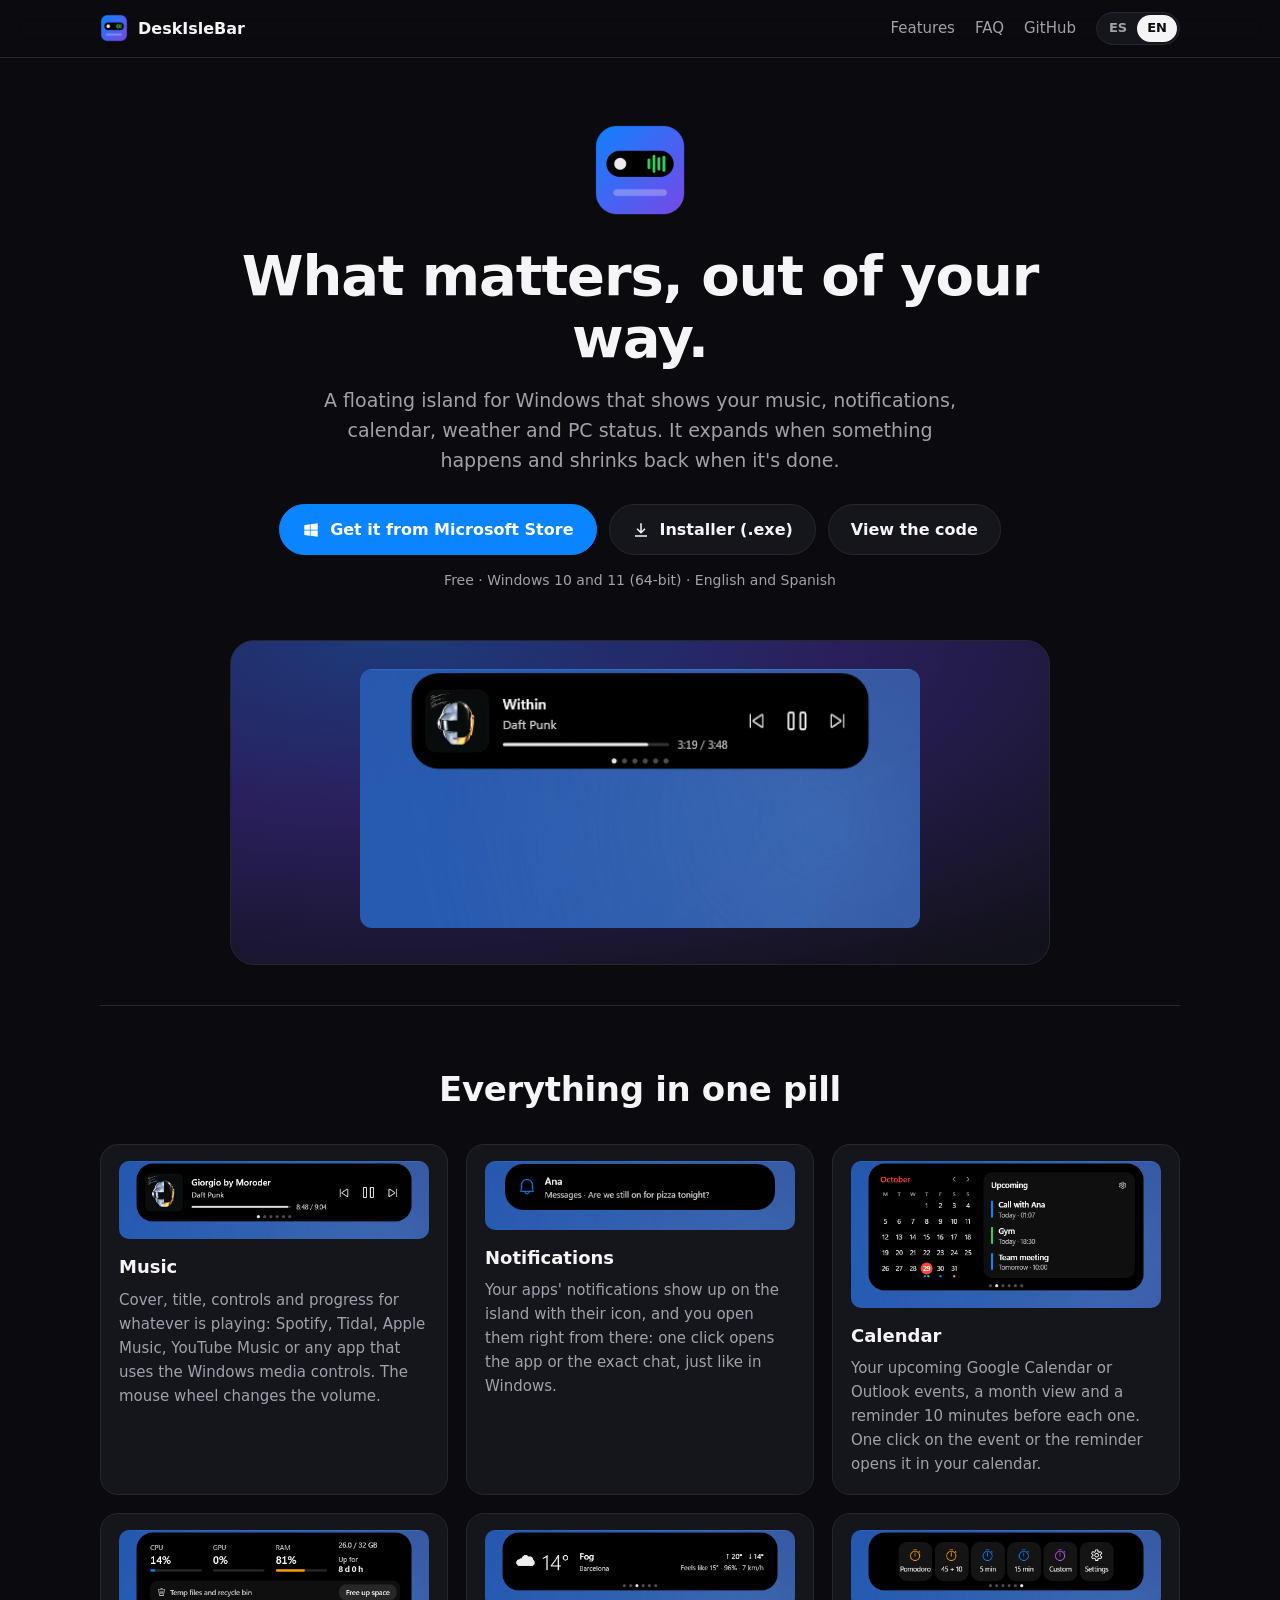
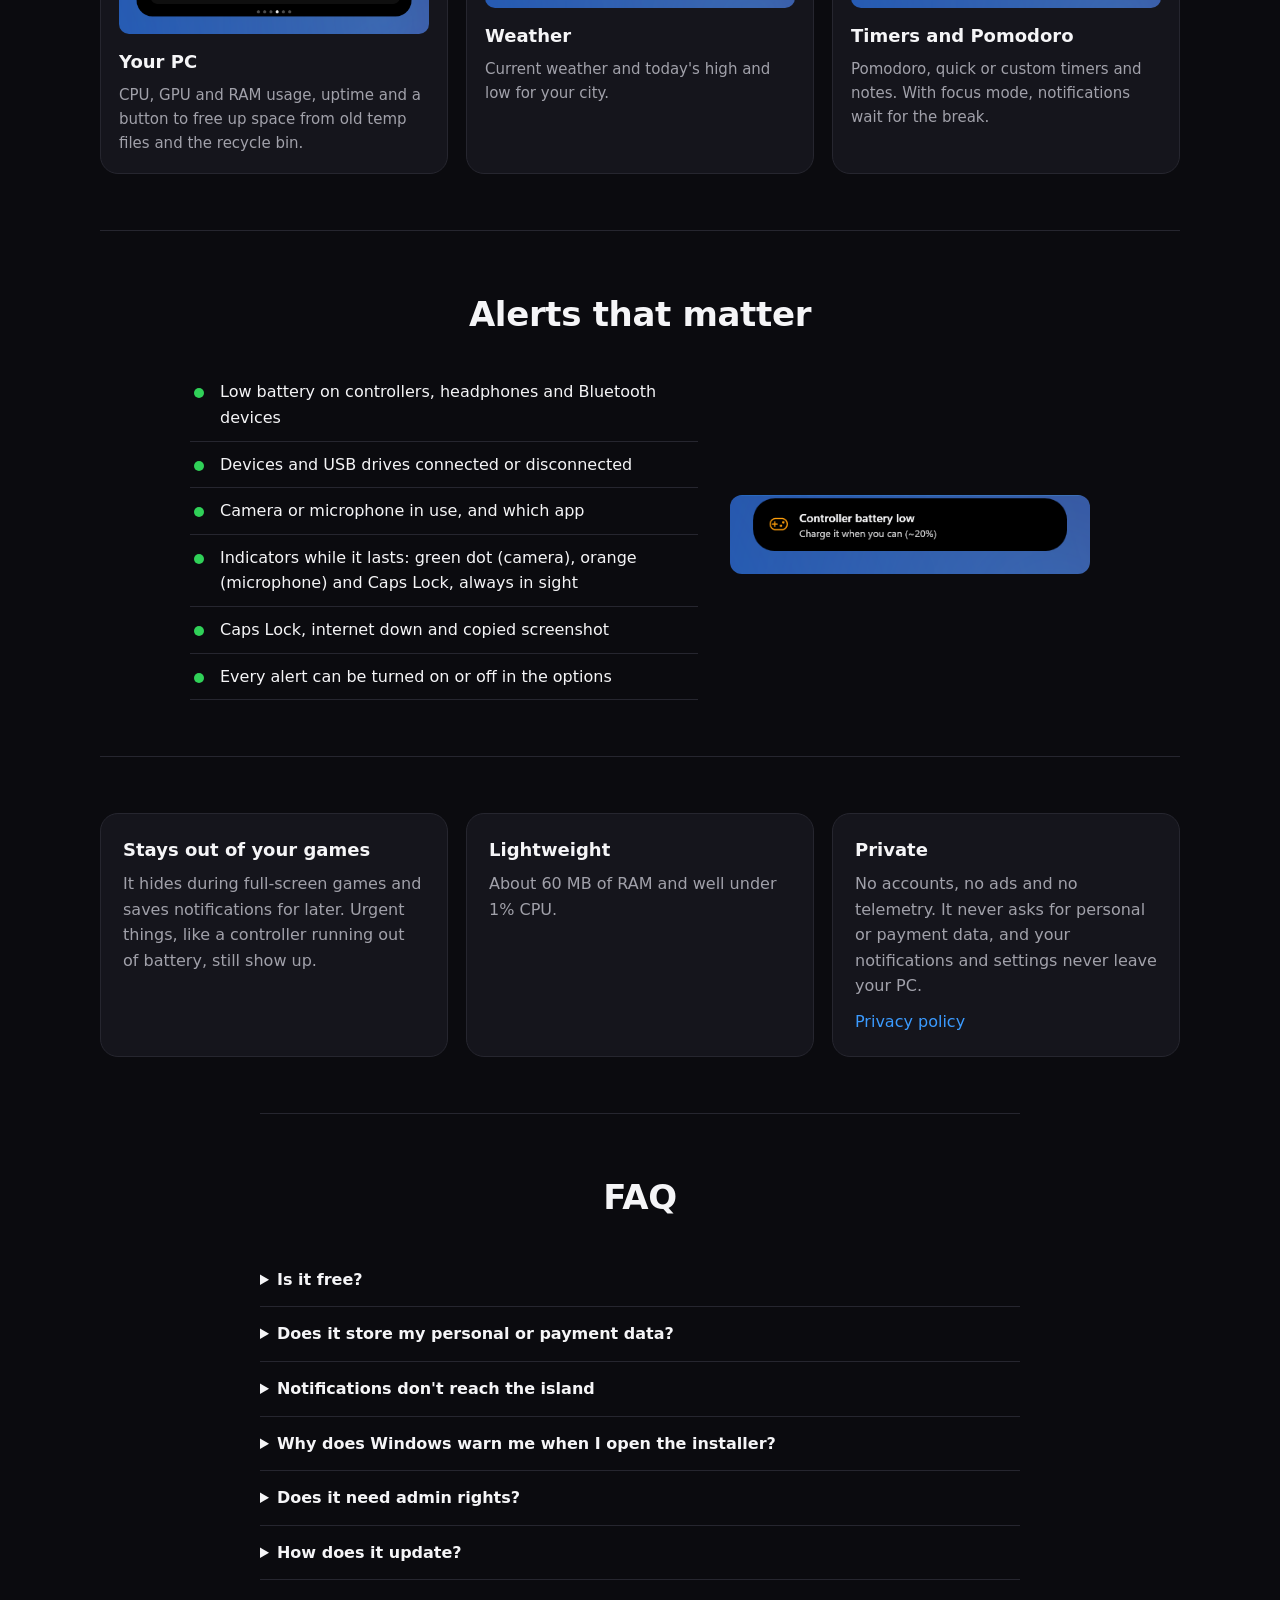
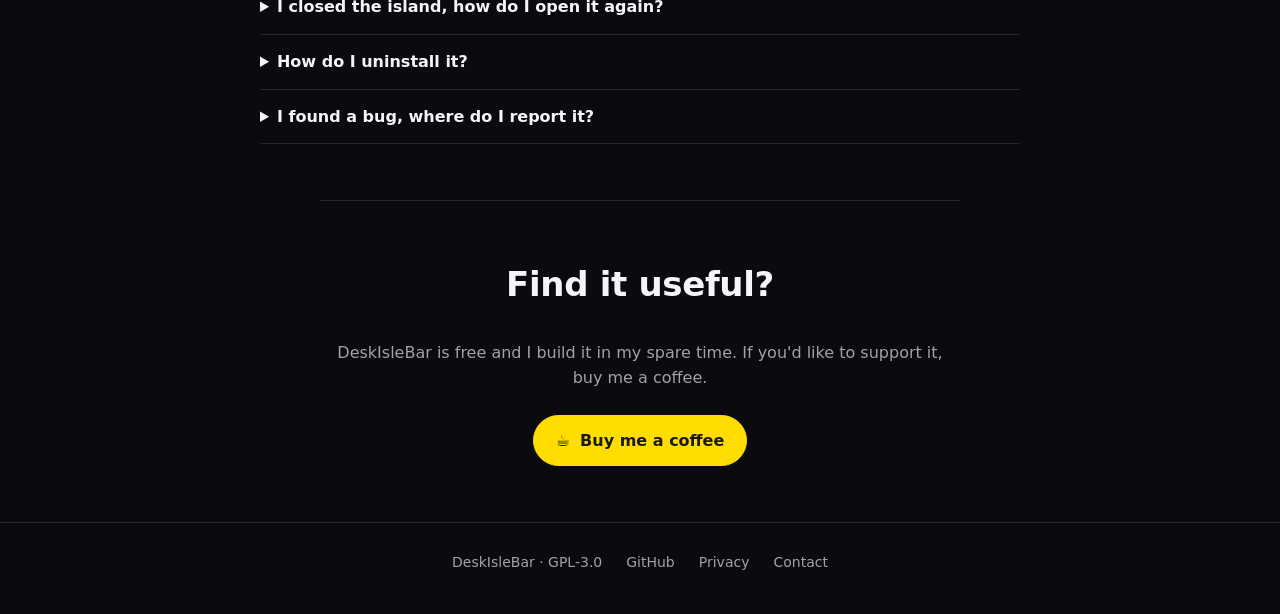
<file: docs/index.html>
<!doctype html>
<html lang="es" data-idioma="es">
<head>
<meta charset="utf-8">
<meta name="viewport" content="width=device-width, initial-scale=1">
<title>DeskIsleBar · la isla flotante para Windows</title>
<meta name="description" content="Una isla flotante para Windows que muestra tu música, notificaciones, calendario, clima y el estado de la PC, y se esconde cuando no la necesitás. Gratis y de código abierto.">
<meta property="og:title" content="DeskIsleBar · la isla flotante para Windows">
<meta property="og:description" content="Música, notificaciones, calendario, clima y tu PC en una píldora que se expande cuando pasa algo. Gratis y de código abierto.">
<meta property="og:image" content="https://facughub.github.io/DeskIsleBar/capturas/musica.png">
<meta property="og:type" content="website">
<link rel="icon" type="image/png" href="favicon.png">
<link rel="stylesheet" href="estilo.css">
</head>
<body>

<header class="barra">
  <a class="marca" href="#inicio"><img src="favicon.png" alt="" width="28" height="28">DeskIsleBar</a>
  <nav>
    <a href="#funciones"><span class="es">Funciones</span><span class="en">Features</span></a>
    <a href="#preguntas"><span class="es">Preguntas</span><span class="en">FAQ</span></a>
    <a href="https://github.com/FacuGhub/DeskIsleBar">GitHub</a>
    <div class="idiomas" role="group" aria-label="Idioma / Language">
      <button type="button" data-cambiar="es">ES</button>
      <button type="button" data-cambiar="en">EN</button>
    </div>
  </nav>
</header>

<main id="inicio">
  <section class="portada">
    <img class="logo" src="icono.png" alt="" width="96" height="96">
    <h1>
      <span class="es">Lo importante, sin estorbar.</span>
      <span class="en">What matters, out of your way.</span>
    </h1>
    <p class="bajada">
      <span class="es">Una isla flotante para Windows que muestra tu música, tus notificaciones, el calendario, el clima y el estado de la PC. Se expande cuando pasa algo y se achica cuando termina.</span>
      <span class="en">A floating island for Windows that shows your music, notifications, calendar, weather and PC status. It expands when something happens and shrinks back when it's done.</span>
    </p>
    <div class="acciones">
      <a class="boton principal" href="https://apps.microsoft.com/detail/9P54HP5M8FZ7">
        <svg viewBox="0 0 24 24" width="18" height="18" aria-hidden="true"><path fill="currentColor" d="M3 5.5 10.5 4.4v7.1H3V5.5Zm0 13 7.5 1.1v-7H3v5.9Zm8.4 1.2L21 21V12.6h-9.6v7.1Zm0-15.4v7.2H21V3l-9.6 1.3Z"/></svg>
        <span class="es">Obtener en Microsoft Store</span><span class="en">Get it from Microsoft Store</span>
      </a>
      <a class="boton" id="descargar" href="https://github.com/FacuGhub/DeskIsleBar/releases/latest">
        <svg viewBox="0 0 24 24" width="18" height="18" aria-hidden="true"><path fill="currentColor" d="M11 3h2v10.2l3.6-3.6 1.4 1.4-6 6-6-6 1.4-1.4 3.6 3.6V3ZM4 19h16v2H4v-2Z"/></svg>
        <span class="es">Instalador (.exe)</span><span class="en">Installer (.exe)</span>
      </a>
      <a class="boton" href="https://github.com/FacuGhub/DeskIsleBar">
        <span class="es">Ver el código</span><span class="en">View the code</span>
      </a>
    </div>
    <p class="nota" id="version">
      <span class="es">Gratis · Windows 10 y 11 (64 bits) · Español e inglés</span>
      <span class="en">Free · Windows 10 and 11 (64-bit) · English and Spanish</span>
    </p>

    <div class="escritorio">
      <img src="capturas/demo.gif" width="560" alt="La isla en reposo se abre en la música, pasa por el calendario, el clima y la PC, y llega una notificación">
    </div>
  </section>

  <section id="funciones" class="seccion">
    <h2><span class="es">Todo en una píldora</span><span class="en">Everything in one pill</span></h2>
    <div class="grilla">
      <article class="tarjeta">
        <img src="capturas/musica.png" alt="" loading="lazy">
        <h3><span class="es">Música</span><span class="en">Music</span></h3>
        <p><span class="es">Portada, título, controles y progreso de lo que esté sonando: Spotify, Tidal, Apple Music, YouTube Music o cualquier app con los controles multimedia de Windows. La ruedita del mouse cambia el volumen.</span>
           <span class="en">Cover, title, controls and progress for whatever is playing: Spotify, Tidal, Apple Music, YouTube Music or any app that uses the Windows media controls. The mouse wheel changes the volume.</span></p>
      </article>
      <article class="tarjeta">
        <img src="capturas/aviso-notificacion.png" alt="" loading="lazy">
        <h3><span class="es">Notificaciones</span><span class="en">Notifications</span></h3>
        <p><span class="es">Las notificaciones de tus apps aparecen en la isla con su ícono, y las abrís directamente desde ahí: un clic y se abre la app o el chat justo, como en Windows.</span>
           <span class="en">Your apps' notifications show up on the island with their icon, and you open them right from there: one click opens the app or the exact chat, just like in Windows.</span></p>
      </article>
      <article class="tarjeta">
        <img src="capturas/calendario.png" alt="" loading="lazy">
        <h3><span class="es">Calendario</span><span class="en">Calendar</span></h3>
        <p><span class="es">Tus próximos eventos de Google Calendar u Outlook, la vista del mes y un recordatorio 10 minutos antes de cada uno. Un clic en el evento o en el recordatorio lo abre en tu calendario.</span>
           <span class="en">Your upcoming Google Calendar or Outlook events, a month view and a reminder 10 minutes before each one. One click on the event or the reminder opens it in your calendar.</span></p>
      </article>
      <article class="tarjeta">
        <img src="capturas/pc.png" alt="" loading="lazy">
        <h3><span class="es">Tu PC</span><span class="en">Your PC</span></h3>
        <p><span class="es">Uso de CPU, GPU y RAM, cuánto hace que está encendida y un botón para liberar espacio de temporales viejos y la papelera.</span>
           <span class="en">CPU, GPU and RAM usage, uptime and a button to free up space from old temp files and the recycle bin.</span></p>
      </article>
      <article class="tarjeta">
        <img src="capturas/clima.png" alt="" loading="lazy">
        <h3><span class="es">Clima</span><span class="en">Weather</span></h3>
        <p><span class="es">El clima actual y la máxima y mínima del día en tu ciudad.</span>
           <span class="en">Current weather and today's high and low for your city.</span></p>
      </article>
      <article class="tarjeta">
        <img src="capturas/herramientas.png" alt="" loading="lazy">
        <h3><span class="es">Temporizadores y Pomodoro</span><span class="en">Timers and Pomodoro</span></h3>
        <p><span class="es">Pomodoro, temporizadores rápidos o a medida y notas. Con el modo foco, las notificaciones esperan al descanso.</span>
           <span class="en">Pomodoro, quick or custom timers and notes. With focus mode, notifications wait for the break.</span></p>
      </article>
    </div>
  </section>

  <section class="seccion">
    <h2><span class="es">Avisos que importan</span><span class="en">Alerts that matter</span></h2>
    <div class="dos-columnas">
      <ul class="lista">
        <li><span class="es">Batería baja de joysticks, auriculares y dispositivos Bluetooth</span><span class="en">Low battery on controllers, headphones and Bluetooth devices</span></li>
        <li><span class="es">Dispositivos y pendrives conectados o desconectados</span><span class="en">Devices and USB drives connected or disconnected</span></li>
        <li><span class="es">Cámara o micrófono en uso, y qué app los usa</span><span class="en">Camera or microphone in use, and which app</span></li>
        <li><span class="es">Indicadores mientras dura: punto verde (cámara), naranja (micrófono) y Bloq Mayús, siempre a la vista</span><span class="en">Indicators while it lasts: green dot (camera), orange (microphone) and Caps Lock, always in sight</span></li>
        <li><span class="es">Bloq Mayús, internet caída y captura copiada</span><span class="en">Caps Lock, internet down and copied screenshot</span></li>
        <li><span class="es">Cada aviso se prende o se apaga en las opciones</span><span class="en">Every alert can be turned on or off in the options</span></li>
      </ul>
      <img src="capturas/aviso-bateria.png" alt="" loading="lazy" class="captura-suelta">
    </div>
  </section>

  <section class="seccion destacadas">
    <div class="destacada">
      <h3><span class="es">No molesta en los juegos</span><span class="en">Stays out of your games</span></h3>
      <p><span class="es">Se esconde en los juegos a pantalla completa y guarda las notificaciones para cuando salís. Lo urgente, como un joystick sin batería, aparece igual.</span>
         <span class="en">It hides during full-screen games and saves notifications for later. Urgent things, like a controller running out of battery, still show up.</span></p>
    </div>
    <div class="destacada">
      <h3><span class="es">Liviana</span><span class="en">Lightweight</span></h3>
      <p><span class="es">Unos 60 MB de RAM y muy por debajo del 1% de CPU.</span>
         <span class="en">About 60 MB of RAM and well under 1% CPU.</span></p>
    </div>
    <div class="destacada">
      <h3><span class="es">Privada</span><span class="en">Private</span></h3>
      <p><span class="es">Sin cuentas, sin publicidad y sin telemetría. No te pide datos personales ni de pago, y tus notificaciones y tu configuración no salen de tu PC.</span>
         <span class="en">No accounts, no ads and no telemetry. It never asks for personal or payment data, and your notifications and settings never leave your PC.</span>
         <a href="privacidad.html"><span class="es">Política de privacidad</span><span class="en">Privacy policy</span></a></p>
    </div>
  </section>

  <section id="preguntas" class="seccion preguntas">
    <h2><span class="es">Preguntas frecuentes</span><span class="en">FAQ</span></h2>
    <details>
      <summary><span class="es">¿Es gratis?</span><span class="en">Is it free?</span></summary>
      <p><span class="es">Sí, y de código abierto (GPL-3.0). No tiene publicidad ni versiones pagas.</span>
         <span class="en">Yes, and open source (GPL-3.0). No ads and no paid tiers.</span></p>
    </details>
    <details>
      <summary><span class="es">¿Guarda mis datos personales o de pago?</span><span class="en">Does it store my personal or payment data?</span></summary>
      <p><span class="es">No. DeskIsleBar no te pide ni guarda datos personales como nombre, mail, documento, teléfono ni tarjetas: no tiene cuentas, ni pagos, ni compras dentro de la app. Lo único que guarda es tu configuración (la ciudad del clima, tus notas y los calendarios que vinculás, cifrados), y solo en tu PC: nunca se manda a ningún servidor.</span>
         <span class="en">No. DeskIsleBar doesn't ask for or store personal data such as your name, email, ID, phone number or cards: it has no accounts, no payments and no in-app purchases. The only thing it stores is your settings (the weather city, your notes and the calendars you link, encrypted), and only on your PC: it's never sent to any server.</span></p>
      <p><span class="es">Si invitás un cafecito, el pago se hace en la página de Cafecito (con Mercado Pago o transferencia): DeskIsleBar y este sitio nunca ven esos datos.</span>
         <span class="en">If you buy me a coffee, the payment happens on Cafecito's site (with Mercado Pago or bank transfer): DeskIsleBar and this website never see that data.</span></p>
    </details>
    <details>
      <summary><span class="es">No me llegan las notificaciones a la isla</span><span class="en">Notifications don't reach the island</span></summary>
      <p><span class="es">La isla muestra lo que le llega a Windows: si Windows no muestra su propio cartelito, la isla tampoco. Revisá en orden:</span>
         <span class="en">The island shows what reaches Windows: if Windows doesn't show its own banner, the island won't either. Check in order:</span></p>
      <ol class="es">
        <li><strong>Configuración → Sistema → Notificaciones</strong>: Notificaciones prendido, la app (Chrome, WhatsApp, Discord…) prendida y No molestar apagado.</li>
        <li>Si esas opciones están grises (Windows "debloateado" o administrado), en PowerShell como administrador: <code>reg delete "HKCU\Software\Policies\Microsoft\Windows\CurrentVersion\PushNotifications" /v NoToastApplicationNotification /f</code></li>
        <li><kbd>Win</kbd> + <kbd>R</kbd> → <code>services.msc</code>: los dos servicios de <em>notificaciones push de Windows</em> en Automático e iniciados.</li>
        <li>Reiniciá la PC y probá con un mensaje.</li>
      </ol>
      <ol class="en">
        <li><strong>Settings → System → Notifications</strong>: Notifications on, the app (Chrome, WhatsApp, Discord…) on and Do not disturb off.</li>
        <li>If those options are greyed out ("debloated" or managed Windows), in PowerShell as administrator: <code>reg delete "HKCU\Software\Policies\Microsoft\Windows\CurrentVersion\PushNotifications" /v NoToastApplicationNotification /f</code></li>
        <li><kbd>Win</kbd> + <kbd>R</kbd> → <code>services.msc</code>: both <em>Windows Push Notifications</em> services set to Automatic and running.</li>
        <li>Restart the PC and test with a message.</li>
      </ol>
    </details>
    <details>
      <summary><span class="es">¿Por qué Windows me avisa al abrir el instalador?</span><span class="en">Why does Windows warn me when I open the installer?</span></summary>
      <p><span class="es">El instalador todavía no tiene firma digital, así que SmartScreen no lo reconoce. Elegí <em>Más información → Ejecutar de todas formas</em>. El código está publicado en GitHub para que cualquiera lo revise. Si preferís evitar el aviso, instalala desde la <a href="https://apps.microsoft.com/detail/9P54HP5M8FZ7">Microsoft Store</a>: es la misma app, verificada por Microsoft, y se actualiza sola desde ahí.</span>
         <span class="en">The installer isn't code-signed yet, so SmartScreen doesn't recognize it. Choose <em>More info → Run anyway</em>. The code is on GitHub for anyone to review. To skip the warning, install it from the <a href="https://apps.microsoft.com/detail/9P54HP5M8FZ7">Microsoft Store</a>: it's the same app, checked by Microsoft, and it updates itself from there.</span></p>
    </details>
    <details>
      <summary><span class="es">¿Necesita permisos de administrador?</span><span class="en">Does it need admin rights?</span></summary>
      <p><span class="es">No. Se instala solo para tu usuario y trae todo lo que necesita.</span>
         <span class="en">No. It installs just for your user and brings everything it needs.</span></p>
    </details>
    <details>
      <summary><span class="es">¿Cómo se actualiza?</span><span class="en">How does it update?</span></summary>
      <p><span class="es">Cuando hay una versión nueva, la isla te avisa. Un clic y se actualiza sola, conservando tu configuración.</span>
         <span class="en">When there's a new version, the island lets you know. One click and it updates itself, keeping your settings.</span></p>
    </details>
    <details>
      <summary><span class="es">Cerré la isla, ¿cómo la vuelvo a abrir?</span><span class="en">I closed the island, how do I open it again?</span></summary>
      <p><span class="es">Buscá <strong>DeskIsleBar</strong> en el menú Inicio (o en el buscador de Windows) y abrila. Si tenés activado <em>Arrancar con Windows</em>, también vuelve sola la próxima vez que prendas la PC.</span>
         <span class="en">Search for <strong>DeskIsleBar</strong> in the Start menu (or in Windows search) and open it. If <em>Start with Windows</em> is on, it also comes back by itself the next time you turn on your PC.</span></p>
    </details>
    <details>
      <summary><span class="es">¿Cómo la desinstalo?</span><span class="en">How do I uninstall it?</span></summary>
      <p><span class="es">Como cualquier programa: <em>Configuración → Aplicaciones → DeskIsleBar → Desinstalar</em>. Te pregunta si también querés borrar tu configuración.</span>
         <span class="en">Like any program: <em>Settings → Apps → DeskIsleBar → Uninstall</em>. It asks whether you also want to delete your settings.</span></p>
    </details>
    <details>
      <summary><span class="es">¿Encontré un error, dónde lo cuento?</span><span class="en">I found a bug, where do I report it?</span></summary>
      <p><span class="es">En los <a href="https://github.com/FacuGhub/DeskIsleBar/issues">issues de GitHub</a>, o por mail a <a href="mailto:facughub.apps@gmail.com">facughub.apps@gmail.com</a>. Contá qué pasó y cuándo, y adjuntá el registro de la isla:</span>
         <span class="en">On <a href="https://github.com/FacuGhub/DeskIsleBar/issues">GitHub issues</a>, or by email at <a href="mailto:facughub.apps@gmail.com">facughub.apps@gmail.com</a>. Tell what happened and when, and attach the island's log:</span></p>
      <ol class="es">
        <li>En la isla, entrá a <strong>Opciones → 🛠 Soporte y diagnóstico → Mostrar herramientas</strong>.</li>
        <li>Tocá <strong>Abrir carpeta del registro</strong> y adjuntá <code>deskislebar.log</code>, que ya aparece seleccionado (y <code>deskislebar.log.old</code>, si está).</li>
        <li>Opcional: <strong>Informe de diagnóstico</strong> (adjuntá el texto que se abre) y <strong>Copiar datos de la versión</strong> (pegalo en el reporte).</li>
      </ol>
      <ol class="en">
        <li>On the island, go to <strong>Settings → 🛠 Support and diagnostics → Show tools</strong>.</li>
        <li>Click <strong>Open the log folder</strong> and attach <code>deskislebar.log</code>, already selected (and <code>deskislebar.log.old</code>, if it's there).</li>
        <li>Optional: <strong>Diagnostics report</strong> (attach the text that opens) and <strong>Copy version info</strong> (paste it into the report).</li>
      </ol>
      <p><span class="es">Si la isla no abre: <kbd>Win</kbd> + <kbd>R</kbd>, pegá <code>%LOCALAPPDATA%\DeskIsleBar</code> y <kbd>Enter</kbd>.</span>
         <span class="en">If the island won't open: <kbd>Win</kbd> + <kbd>R</kbd>, paste <code>%LOCALAPPDATA%\DeskIsleBar</code> and <kbd>Enter</kbd>.</span></p>
      <p><span class="es">El registro no guarda el contenido de tus notificaciones ni tus links de calendario, y tapa tu nombre de usuario. Igual podés abrirlo y mirarlo antes de mandarlo.</span>
         <span class="en">The log doesn't store the content of your notifications or your calendar links, and it masks your user name. You can still open it and check it before sending it.</span></p>
    </details>
  </section>

  <section class="seccion apoyo">
    <h2><span class="es">¿Te sirve?</span><span class="en">Find it useful?</span></h2>
    <p><span class="es">DeskIsleBar es gratis y lo hago en mi tiempo libre. Si querés apoyarlo, invitame un cafecito.</span>
       <span class="en">DeskIsleBar is free and I build it in my spare time. If you'd like to support it, buy me a coffee.</span></p>
    <a class="boton cafe" href="https://cafecito.app/facughub">☕ <span class="es">Invitame un cafecito</span><span class="en">Buy me a coffee</span></a>
  </section>
</main>

<footer class="pie">
  <span>DeskIsleBar · GPL-3.0</span>
  <a href="https://github.com/FacuGhub/DeskIsleBar">GitHub</a>
  <a href="privacidad.html"><span class="es">Privacidad</span><span class="en">Privacy</span></a>
  <a class="contacto" href="mailto:facughub.apps@gmail.com"><span class="es">Contacto</span><span class="en">Contact</span></a>
</footer>

<script src="sitio.js"></script>
</body>
</html>
</file>
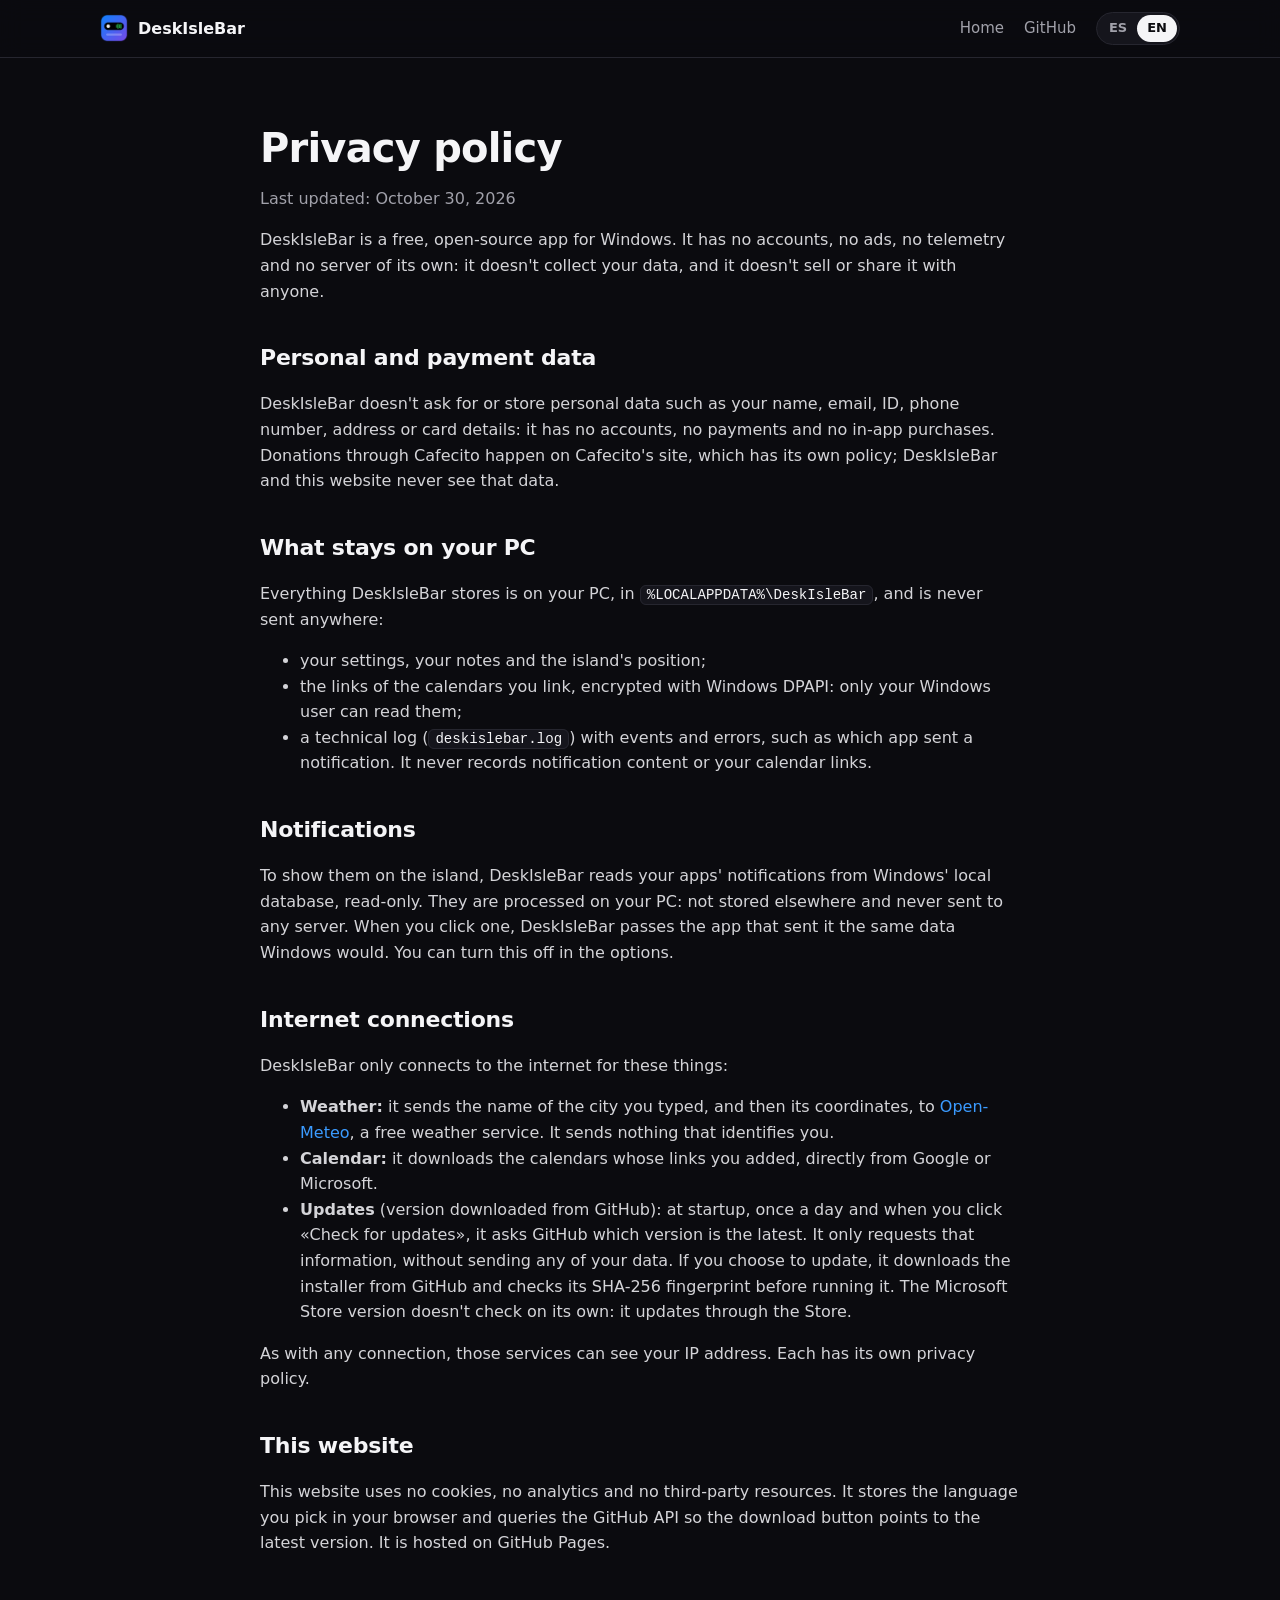
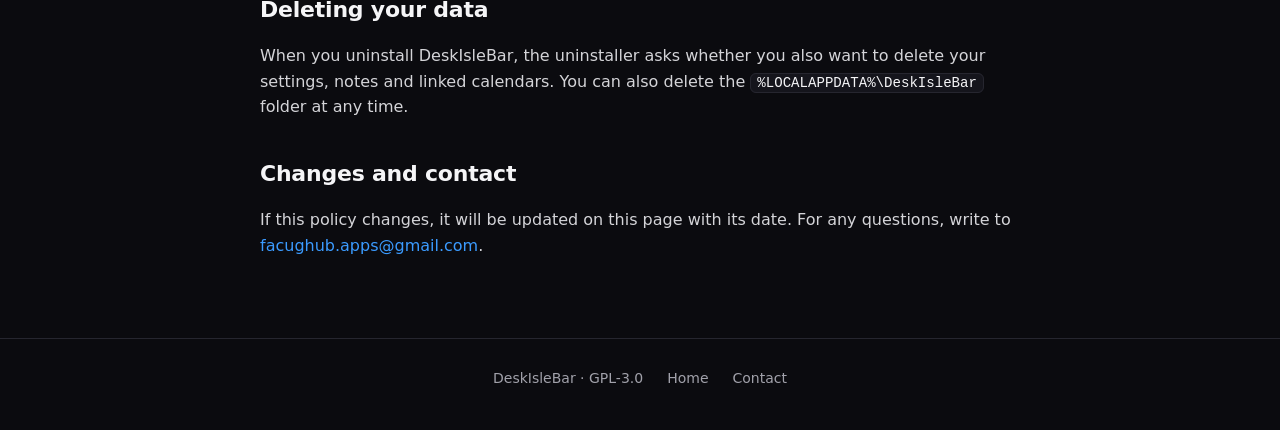
<file: docs/privacidad.html>
<!doctype html>
<html lang="es" data-idioma="es">
<head>
<meta charset="utf-8">
<meta name="viewport" content="width=device-width, initial-scale=1">
<title>Privacidad · DeskIsleBar</title>
<meta name="description" content="Política de privacidad de DeskIsleBar: qué datos usa, dónde quedan y a qué se conecta.">
<link rel="icon" type="image/png" href="favicon.png">
<link rel="stylesheet" href="estilo.css">
</head>
<body>

<header class="barra">
  <a class="marca" href="./"><img src="favicon.png" alt="" width="28" height="28">DeskIsleBar</a>
  <nav>
    <a href="./"><span class="es">Inicio</span><span class="en">Home</span></a>
    <a href="https://github.com/FacuGhub/DeskIsleBar">GitHub</a>
    <div class="idiomas" role="group" aria-label="Idioma / Language">
      <button type="button" data-cambiar="es">ES</button>
      <button type="button" data-cambiar="en">EN</button>
    </div>
  </nav>
</header>

<main>
<article class="texto es">
  <h1>Política de privacidad</h1>
  <p class="fecha">Última actualización: 30 de octubre de 2026</p>

  <p>DeskIsleBar es una app gratuita y de código abierto para Windows. No tiene cuentas, ni publicidad, ni telemetría, ni un servidor propio: no junta datos tuyos y no los vende ni los comparte con nadie.</p>

  <h2>Datos personales y de pago</h2>
  <p>DeskIsleBar no te pide ni guarda datos personales como nombre, mail, documento, teléfono, dirección ni datos de tarjetas: no tiene cuentas, ni pagos, ni compras dentro de la app. Las donaciones por Cafecito se hacen en la página de Cafecito, que tiene su propia política; DeskIsleBar y este sitio nunca ven esos datos.</p>

  <h2>Lo que queda en tu PC</h2>
  <p>Todo lo que DeskIsleBar guarda está en tu PC, en <code>%LOCALAPPDATA%\DeskIsleBar</code>, y no se envía a ningún lado:</p>
  <ul>
    <li>tu configuración, tus notas y la posición de la isla;</li>
    <li>los links de los calendarios que vinculás, cifrados con DPAPI de Windows: solo tu usuario de Windows los puede leer;</li>
    <li>un registro técnico (<code>deskislebar.log</code>) con eventos y errores, por ejemplo qué app mandó una notificación. Nunca registra el contenido de las notificaciones ni tus links de calendario.</li>
  </ul>

  <h2>Notificaciones</h2>
  <p>Para mostrarlas en la isla, DeskIsleBar lee las notificaciones de tus apps desde la base de datos local de Windows, en solo lectura. Se procesan en tu PC: no se guardan en otro lado ni se envían a ningún servidor. Al hacer clic en una, DeskIsleBar le pasa a la app que la mandó los mismos datos que le pasaría Windows. Lo podés apagar en las opciones.</p>

  <h2>Conexiones a internet</h2>
  <p>DeskIsleBar solo se conecta a internet para estas cosas:</p>
  <ul>
    <li><strong>Clima:</strong> manda el nombre de la ciudad que escribiste, y después sus coordenadas, a <a href="https://open-meteo.com/">Open-Meteo</a>, un servicio de clima gratuito. No manda ningún dato que te identifique.</li>
    <li><strong>Calendario:</strong> descarga los calendarios cuyos links agregaste vos, directamente desde Google o Microsoft.</li>
    <li><strong>Actualizaciones</strong> (versión descargada de GitHub): al iniciar, una vez por día y cuando tocás «Buscar actualizaciones», consulta en GitHub cuál es la última versión publicada. Solo pide esa información, sin mandar datos tuyos. Si aceptás actualizar, descarga el instalador desde GitHub y comprueba su huella SHA-256 antes de ejecutarlo. La versión de la Microsoft Store no consulta sola: se actualiza por la Store.</li>
  </ul>
  <p>Como en cualquier conexión, esos servicios pueden ver tu dirección IP. Cada uno tiene su propia política de privacidad.</p>

  <h2>Este sitio</h2>
  <p>Este sitio no usa cookies, ni estadísticas, ni recursos de terceros. Guarda el idioma que elegís en tu navegador y consulta la API de GitHub para que el botón de descarga apunte a la última versión. Está alojado en GitHub Pages.</p>

  <h2>Borrar tus datos</h2>
  <p>Al desinstalar DeskIsleBar, el desinstalador te pregunta si también querés borrar tu configuración, notas y calendarios vinculados. También podés borrar la carpeta <code>%LOCALAPPDATA%\DeskIsleBar</code> cuando quieras.</p>

  <h2>Cambios y contacto</h2>
  <p>Si esta política cambia, se actualiza en esta página con su fecha. Por cualquier consulta, escribí a <a href="mailto:facughub.apps@gmail.com">facughub.apps@gmail.com</a>.</p>
</article>

<article class="texto en">
  <h1>Privacy policy</h1>
  <p class="fecha">Last updated: October 30, 2026</p>

  <p>DeskIsleBar is a free, open-source app for Windows. It has no accounts, no ads, no telemetry and no server of its own: it doesn't collect your data, and it doesn't sell or share it with anyone.</p>

  <h2>Personal and payment data</h2>
  <p>DeskIsleBar doesn't ask for or store personal data such as your name, email, ID, phone number, address or card details: it has no accounts, no payments and no in-app purchases. Donations through Cafecito happen on Cafecito's site, which has its own policy; DeskIsleBar and this website never see that data.</p>

  <h2>What stays on your PC</h2>
  <p>Everything DeskIsleBar stores is on your PC, in <code>%LOCALAPPDATA%\DeskIsleBar</code>, and is never sent anywhere:</p>
  <ul>
    <li>your settings, your notes and the island's position;</li>
    <li>the links of the calendars you link, encrypted with Windows DPAPI: only your Windows user can read them;</li>
    <li>a technical log (<code>deskislebar.log</code>) with events and errors, such as which app sent a notification. It never records notification content or your calendar links.</li>
  </ul>

  <h2>Notifications</h2>
  <p>To show them on the island, DeskIsleBar reads your apps' notifications from Windows' local database, read-only. They are processed on your PC: not stored elsewhere and never sent to any server. When you click one, DeskIsleBar passes the app that sent it the same data Windows would. You can turn this off in the options.</p>

  <h2>Internet connections</h2>
  <p>DeskIsleBar only connects to the internet for these things:</p>
  <ul>
    <li><strong>Weather:</strong> it sends the name of the city you typed, and then its coordinates, to <a href="https://open-meteo.com/">Open-Meteo</a>, a free weather service. It sends nothing that identifies you.</li>
    <li><strong>Calendar:</strong> it downloads the calendars whose links you added, directly from Google or Microsoft.</li>
    <li><strong>Updates</strong> (version downloaded from GitHub): at startup, once a day and when you click «Check for updates», it asks GitHub which version is the latest. It only requests that information, without sending any of your data. If you choose to update, it downloads the installer from GitHub and checks its SHA-256 fingerprint before running it. The Microsoft Store version doesn't check on its own: it updates through the Store.</li>
  </ul>
  <p>As with any connection, those services can see your IP address. Each has its own privacy policy.</p>

  <h2>This website</h2>
  <p>This website uses no cookies, no analytics and no third-party resources. It stores the language you pick in your browser and queries the GitHub API so the download button points to the latest version. It is hosted on GitHub Pages.</p>

  <h2>Deleting your data</h2>
  <p>When you uninstall DeskIsleBar, the uninstaller asks whether you also want to delete your settings, notes and linked calendars. You can also delete the <code>%LOCALAPPDATA%\DeskIsleBar</code> folder at any time.</p>

  <h2>Changes and contact</h2>
  <p>If this policy changes, it will be updated on this page with its date. For any questions, write to <a href="mailto:facughub.apps@gmail.com">facughub.apps@gmail.com</a>.</p>
</article>
</main>

<footer class="pie">
  <span>DeskIsleBar · GPL-3.0</span>
  <a href="./"><span class="es">Inicio</span><span class="en">Home</span></a>
  <a class="contacto" href="mailto:facughub.apps@gmail.com"><span class="es">Contacto</span><span class="en">Contact</span></a>
</footer>

<script src="sitio.js"></script>
</body>
</html>
</file>
<file: docs/estilo.css>
/* DeskIsleBar: sitio. Oscuro como la isla, sin fuentes ni recursos externos. */
:root {
  --fondo: #0b0b0f;
  --superficie: #15151c;
  --borde: #26262f;
  --texto: #f5f5f7;
  --suave: #a1a1aa;
  --azul: #0a84ff;
  --azul-hover: #3b9bff;
  --verde: #30d158;
  --radio: 18px;
  color-scheme: dark;
}

* { box-sizing: border-box; }

html { scroll-behavior: smooth; }

body {
  margin: 0;
  background: var(--fondo);
  color: var(--texto);
  font: 16px/1.6 "Segoe UI Variable Text", "Segoe UI", system-ui, -apple-system, sans-serif;
  -webkit-font-smoothing: antialiased;
}

/* Idioma: se muestra solo el elegido */
html[data-idioma="es"] .en, html[data-idioma="en"] .es { display: none; }

a { color: var(--azul-hover); text-decoration: none; }
a:hover { text-decoration: underline; }
img { max-width: 100%; height: auto; }

.barra {
  position: sticky; top: 0; z-index: 10;
  display: flex; align-items: center; justify-content: space-between; gap: 16px;
  padding: 12px max(16px, calc((100% - 1080px) / 2));
  background: rgb(11 11 15 / 80%);
  backdrop-filter: blur(12px);
  border-bottom: 1px solid var(--borde);
}
.marca { display: flex; align-items: center; gap: 10px; color: var(--texto); font-weight: 600; }
.marca:hover { text-decoration: none; }
.barra nav { display: flex; align-items: center; gap: 20px; font-size: 15px; }
.barra nav > a { color: var(--suave); }
.barra nav > a:hover { color: var(--texto); text-decoration: none; }

.idiomas { display: flex; background: var(--superficie); border: 1px solid var(--borde); border-radius: 999px; padding: 2px; }
.idiomas button {
  border: 0; background: none; color: var(--suave); font: inherit; font-size: 13px; font-weight: 600;
  padding: 3px 10px; border-radius: 999px; cursor: pointer;
}
.idiomas button[aria-pressed="true"] { background: var(--texto); color: var(--fondo); }

main { padding: 0 16px; }

.portada { max-width: 820px; margin: 0 auto; padding: 64px 0 40px; text-align: center; }
.logo { border-radius: 22px; }
h1 { font-size: clamp(34px, 6vw, 56px); line-height: 1.1; letter-spacing: -0.02em; margin: 20px 0 16px; }
.bajada { font-size: 19px; color: var(--suave); max-width: 640px; margin: 0 auto 28px; }
.acciones { display: flex; justify-content: center; gap: 12px; flex-wrap: wrap; }
.nota { color: var(--suave); font-size: 14px; margin: 14px 0 0; }

.boton {
  display: inline-flex; align-items: center; gap: 10px;
  padding: 12px 22px; border-radius: 999px;
  background: var(--superficie); border: 1px solid var(--borde);
  color: var(--texto); font-weight: 600;
}
.boton:hover { text-decoration: none; border-color: #3a3a46; }
.boton.principal { background: var(--azul); border-color: var(--azul); color: #fff; }
.boton.principal:hover { background: var(--azul-hover); border-color: var(--azul-hover); }

/* El GIF sobre un "escritorio" con degradado, como se ve en la PC */
.escritorio {
  margin: 48px auto 0;
  padding: 28px 16px 36px;
  border-radius: 24px;
  border: 1px solid var(--borde);
  background: radial-gradient(120% 120% at 20% 0%, #1d3a7a 0%, #2a1f5c 45%, #12121a 100%);
}
.escritorio img { display: block; margin: 0 auto; border-radius: 12px; }

.seccion { max-width: 1080px; margin: 0 auto; padding: 56px 0; border-top: 1px solid var(--borde); }
h2 { font-size: clamp(26px, 4vw, 34px); letter-spacing: -0.01em; margin: 0 0 28px; text-align: center; }
h3 { font-size: 18px; margin: 14px 0 6px; }

.grilla { display: grid; grid-template-columns: repeat(auto-fill, minmax(300px, 1fr)); gap: 18px; }
.tarjeta { background: var(--superficie); border: 1px solid var(--borde); border-radius: var(--radio); padding: 16px 18px 18px; }
.tarjeta img { display: block; width: 100%; border-radius: 10px; background: #000; }
.tarjeta p { color: var(--suave); margin: 0; font-size: 15px; }

.dos-columnas { display: grid; grid-template-columns: 1fr auto; gap: 32px; align-items: center; max-width: 900px; margin: 0 auto; }
.lista { margin: 0; padding: 0; list-style: none; }
.lista li { padding: 10px 0 10px 30px; position: relative; border-bottom: 1px solid var(--borde); }
.lista li::before { content: ""; position: absolute; left: 4px; top: 19px; width: 10px; height: 10px; border-radius: 50%; background: var(--verde); }
.captura-suelta { width: 360px; border-radius: 12px; }

.destacadas { display: grid; grid-template-columns: repeat(auto-fit, minmax(260px, 1fr)); gap: 18px; }
.destacada { background: var(--superficie); border: 1px solid var(--borde); border-radius: var(--radio); padding: 22px; }
.destacada h3 { margin-top: 0; }
.destacada p { color: var(--suave); margin: 0; }
.destacada a { display: block; margin-top: 10px; }

.preguntas { max-width: 760px; }
details { border-bottom: 1px solid var(--borde); padding: 14px 0; }
summary { cursor: pointer; font-weight: 600; }
details p { color: var(--suave); margin: 10px 0 0; }
details ol { color: var(--suave); margin: 10px 0 0; padding-left: 22px; }
details li { margin: 6px 0; }
code, kbd {
  font: 0.88em/1.4 "Cascadia Mono", Consolas, monospace;
  background: var(--superficie); border: 1px solid var(--borde); border-radius: 6px; padding: 1px 6px;
  color: var(--texto); overflow-wrap: anywhere;
}

.apoyo { text-align: center; max-width: 640px; }
.apoyo p { color: var(--suave); }
.boton.cafe { background: #ffdd00; border-color: #ffdd00; color: #1a1a1a; margin-top: 8px; }
.boton.cafe:hover { background: #ffe74d; }

.pie {
  display: flex; flex-wrap: wrap; justify-content: center; gap: 8px 24px;
  padding: 28px 16px 40px; border-top: 1px solid var(--borde);
  color: var(--suave); font-size: 14px;
}
.pie a { color: var(--suave); }

/* Cartel de contacto (se abre desde "Contacto" en el pie) */
.cartel-contacto { flex-basis: 100%; }
.cartel-caja {
  max-width: 460px; margin: 8px auto 0; padding: 18px 20px;
  background: var(--superficie); border: 1px solid var(--borde); border-radius: var(--radio);
  text-align: center;
}
.cartel-contacto p { margin: 0; }
.cartel-titulo { color: var(--suave); }
.cartel-mail { color: var(--texto); font-size: 18px; font-weight: 600; margin: 4px 0 14px !important; user-select: all; overflow-wrap: anywhere; }
.cartel-acciones { display: flex; flex-wrap: wrap; justify-content: center; gap: 8px; }
.cartel-acciones .boton { font: inherit; font-size: 14px; font-weight: 600; padding: 8px 16px; background: var(--fondo); cursor: pointer; }
.pie .cartel-acciones a.boton { color: var(--texto); }

/* Pagina de privacidad */
.texto { max-width: 760px; margin: 0 auto; padding: 48px 0 64px; }
.texto h1 { font-size: clamp(30px, 5vw, 40px); text-align: left; }
.texto h2 { text-align: left; font-size: 22px; margin: 36px 0 10px; }
.texto p, .texto li { color: #d4d4d8; }
.texto .fecha { color: var(--suave); }

@media (max-width: 720px) {
  .barra nav > a:not(:last-of-type) { display: none; }
  .portada { padding-top: 40px; }
  .dos-columnas { grid-template-columns: 1fr; }
  .captura-suelta { width: 100%; }
  .grilla { grid-template-columns: 1fr; }
}
</file>
